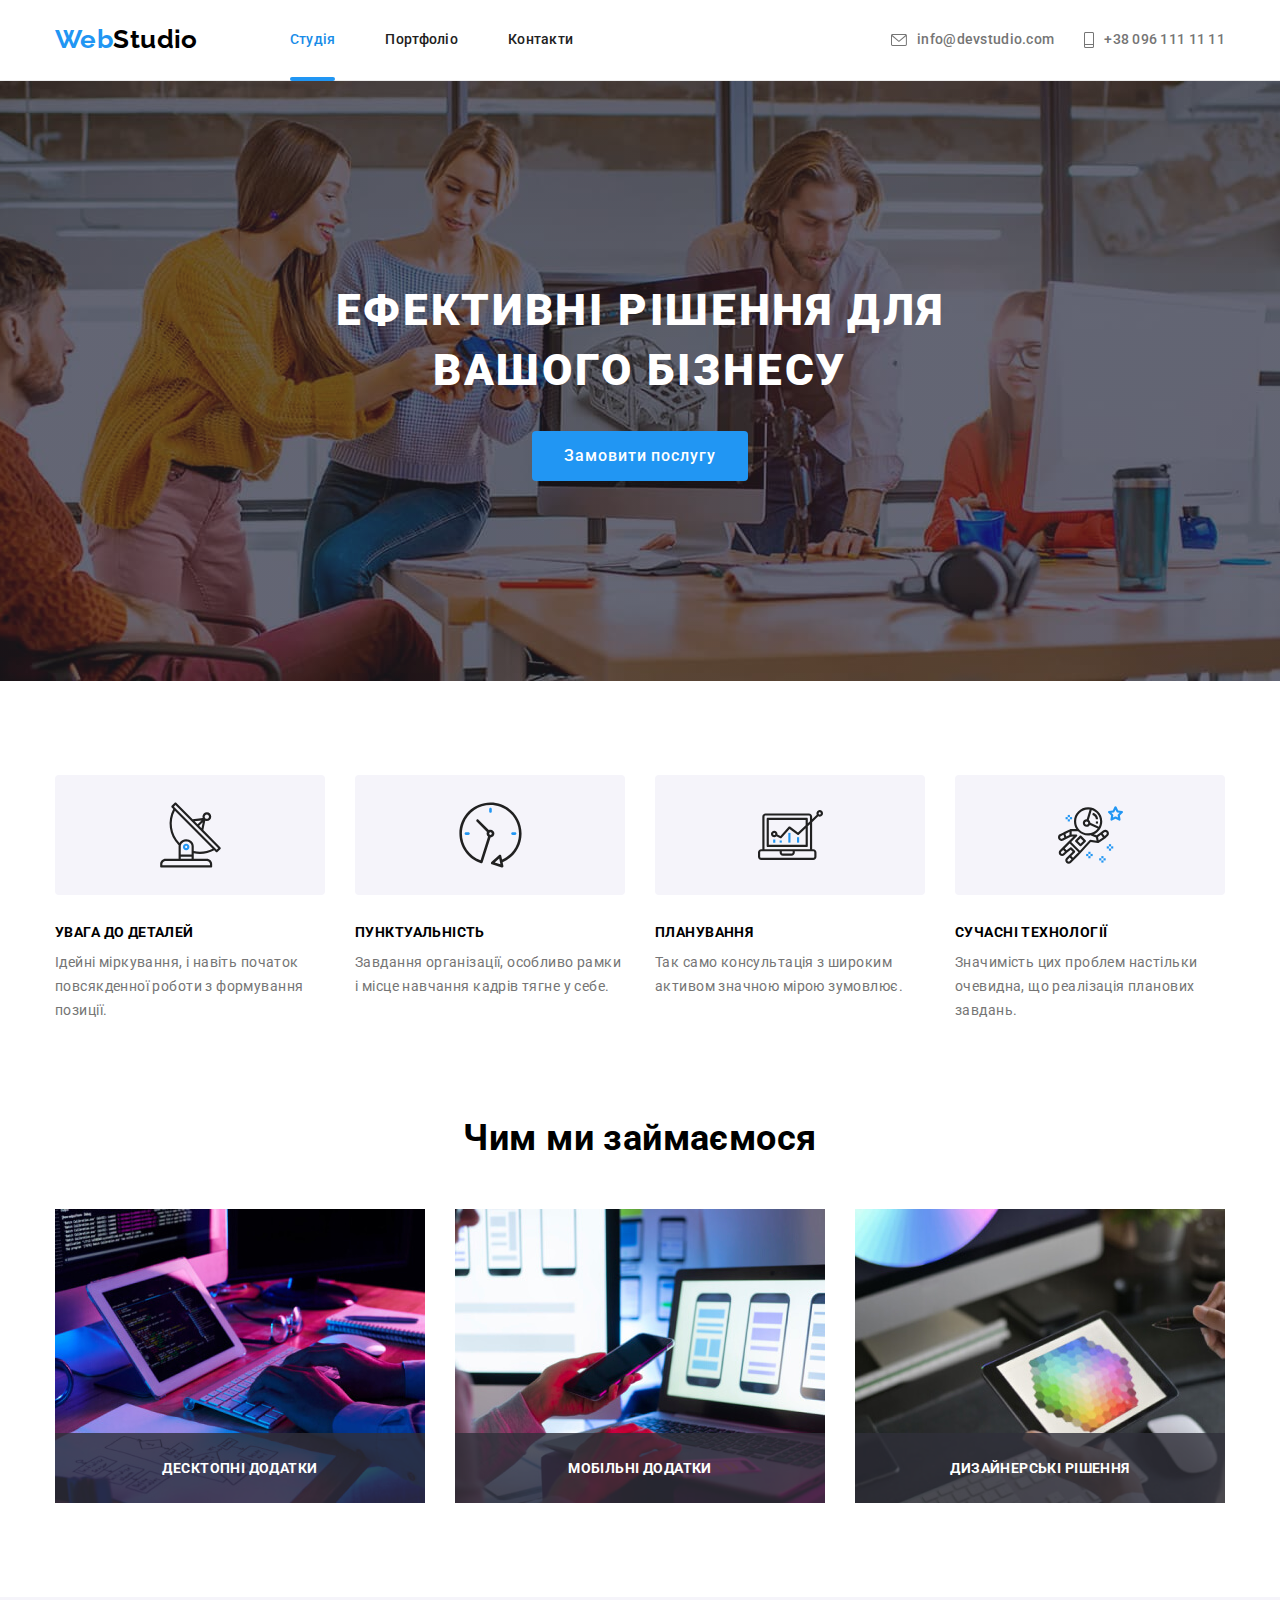
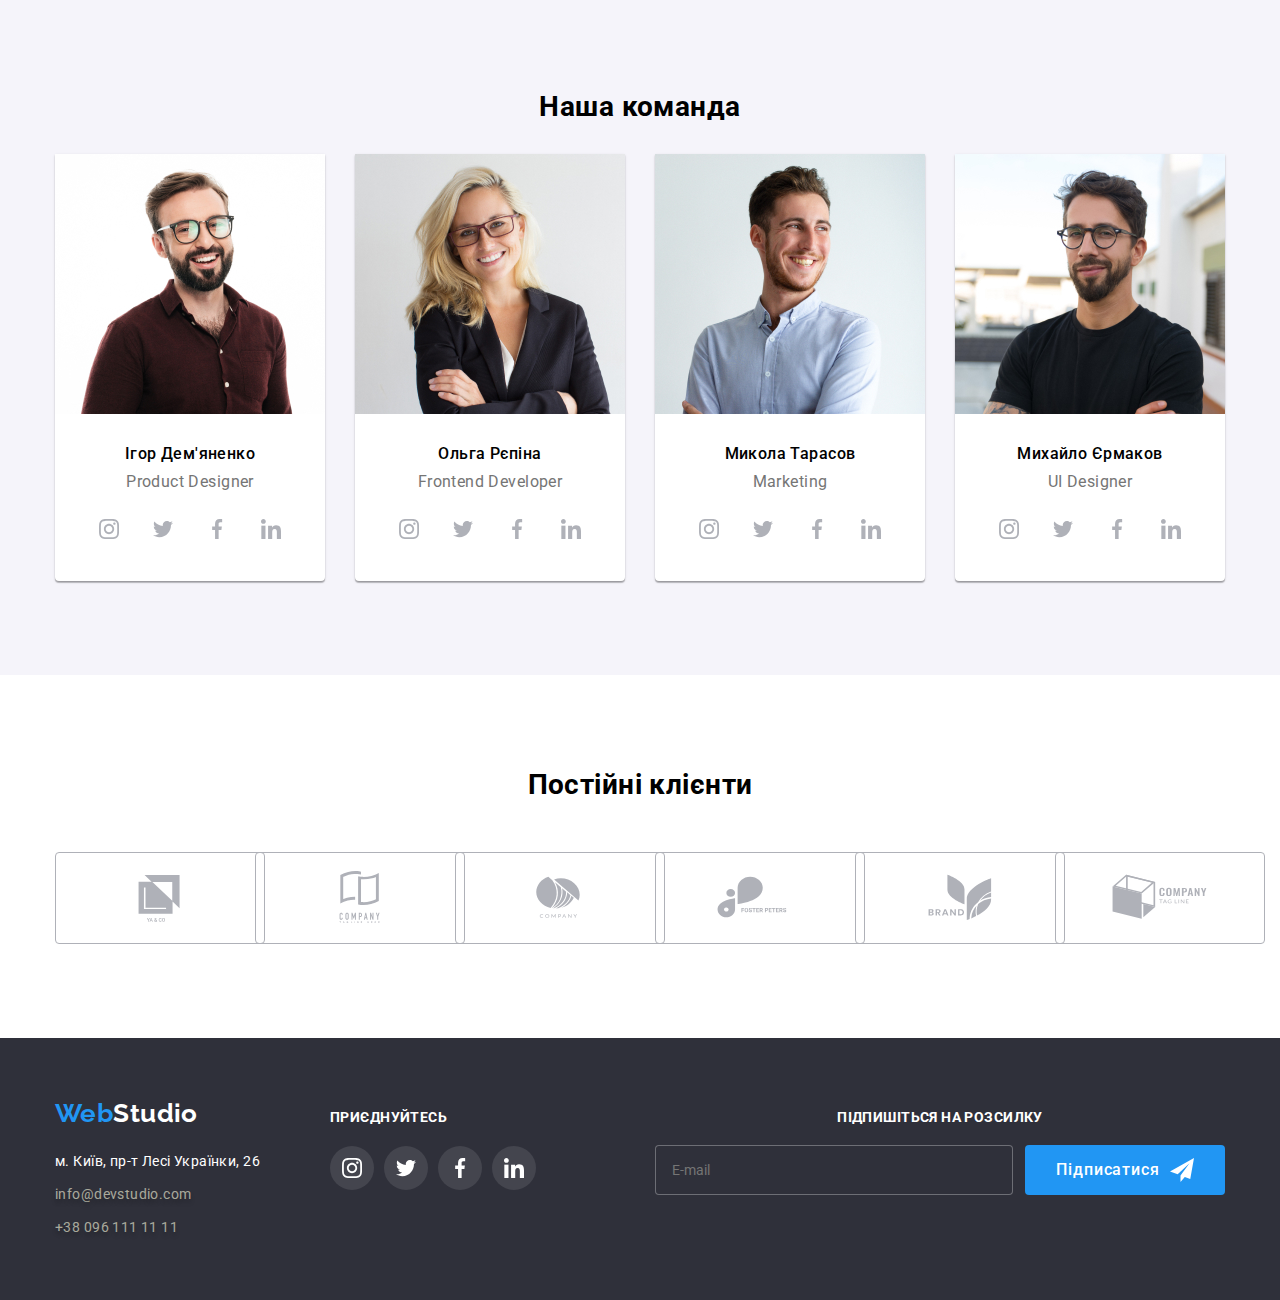
<file: index.html>
<!DOCTYPE html>
<html lang="uk">

<head>
    <meta charset="UTF-8">
    <meta http-equiv="X-UA-Compatible" content="IE=edge">
    <meta name="viewport" content="width=device-width, initial-scale=1.0">
    <title>WebStudio</title>
    <link rel="preconnect" href="https://fonts.googleapis.com">
    <link rel="preconnect" href="https://fonts.gstatic.com" crossorigin>
    <link href="https://fonts.googleapis.com/css2?family=Raleway:wght@700&family=Roboto:wght@400;500;700;900&display=swap"
        rel="stylesheet">
    <link rel="stylesheet" href="https://cdnjs.cloudflare.com/ajax/libs/modern-normalize/1.1.0/modern-normalize.min.css">
    <link rel="stylesheet" href="./css/main.min.css">
    
    
</head>

<body class="page">

    <!--========== Навігація сайту ==========-->

    <header class="page-header">
        <div class="container page-header__container">
            <nav class="page-nav">
                <a class="logo link page-nav__logo" href="/index.html"><span class="logo__img">Web</span><span class="logo__img-header">Studio</span></a>
        
                <ul class="menu list">
                    <li class="menu__items">
                        <a class="menu__link menu__link_current link" href="./index.html">Студія</a>
                    </li>
                    <li class="menu__items">
                        <a class="menu__link link" href="./portfolio.html">Портфоліо</a>
                    </li>
                    <li class="menu__items">
                        <a class="menu__link link" href="#Контакти">Контакти</a>
                    </li>
                </ul>
                <!-- <button type="button" class="menu-button is-open"  
                data-menu-open>
                    <svg
                        width="40px" 
                        height="40px"
                        aria-label="переключатель мобільного меню"
                        >
                        <use class="icon-cross" href="./images/sprite.svg#icon-burger"></use>
                        <use class="icon-burger" href="./images/sprite.svg#icon-close"></use>
                    </svg>
                </button> -->
                <button type="button" class="open-mobile-menu-btn" data-menu-open>
                    <svg class="open-mobile-menu-btn_icon">
                        <use href="./images/sprite.svg#icon-burger"></use>
                    </svg>
                </button>
            </nav>
           
            <ul class="contact list">
                <li class="contact__items">
                    <a class="contact__info link" href="mailto:info@devstudio.com">
                        <svg class="email-img" lang="eu" aria-label="email logo" width="16" height="12">
                            <use href="./images/sprite.svg#icon-envelope"></use>
                        </svg>info@devstudio.com</a
                    >
                </li>
                <li class="contact__items">
                    <a class="contact__info link contact-phone-number" href="tel:+380961111111">
                        <svg class="phone-img" lang="eu" aria-label="phone logo" width="10" height="16">
                            <use href="./images/sprite.svg#icon-Vector"></use>
                        </svg>+38 096 111 11 11</a
                    >
                </li>
            </ul>
        </div>
        <div class="mobile-menu .backdrop" data-menu>
            <div class="container mobile-menu__container ">
                <button class="mobile-menu__close-btn" data-menu-close>
                    <svg class="mobile-menu__close-icon">
                        <use href="./images/sprite.svg#icon-close"></use>
                    </svg>
                </button>
                <ul class="mobile-menu-nav list">
                    <li class="mobile-menu-nav__item link">
                        <a class="mobile-menu-nav__link menu__link_current link" href="./index.html">Студія</a></li>
                    <li class="mobile-menu-nav__item link">
                        <a class="mobile-menu-nav__link link" href="./portfolio.html">Портфоліо</a></li>
                    <li class="mobile-menu-nav__item link">
                        <a class="mobile-menu-nav__link link" href="">Контакти</a></li>
                </ul>

                <ul class="mobile-menu-contacts list">
                    <li class="mobile-menu-contacts__item">
                        <a href="tel:+38 096 111 11 11" class="mobile-menu-contacts__tel link">+38 096 111 11 11</a>
                    </li>
                    <li class="mobile-menu-contacts__item">
                        <a href="mailo:info@devstudio.com" class="mobile-menu-contatcts__mail link">info@devstudio.com</a>
                    </li>
                </ul>

                <ul class="mobile-menu-social-list list">
                    <li class="mobile-menu-social-list__item">
                        <a class="mobile-menu-social-list__link link" href="">Instagram</a>
                    </li>
                    <li class="mobile-menu-social-list__item">
                        <a class="mobile-menu-social-list__link link" href="">Twitter</a>
                    </li>
                    <li class="mobile-menu-social-list__item">
                        <a class="mobile-menu-social-list__link link" href="">Facebook</a>
                    </li>
                    <li class="mobile-menu-social-list__item">
                        <a class="mobile-menu-social-list__link link" href="">LinkedIn</a>
                    </li>
                </ul>
            </div>
        </div>
    </header>

    <main>

        <!--========== Герой ==========-->

        <section class="hero">
            <div class="container hero-container">
                <h1 class="hero__title">Ефективні рішення для вашого бізнесу</h1>
                <button class="model-open-btn" type="button" data-modal-open>Замовити послугу</button>
            </div>
        </section>

        <!--========== Переваги ==========-->

        <section class="benefits section" id="Наші_переваги"> 
            <div class="container">
                <h2 class="benefist__subtitle visually-hidden">Наші переваги</h2>
                <ul class="list benefits-info">
                    <li class="benefits-info__benefits-list">
                        <div class="benefits-info__detalis">
                            <svg class="benefits-list__icon--svg" lang="en" aria-label="antenna logo" width="65px" height="70px">
                                <use href="./images/sprite.svg#icon-antenna"></use>
                            </svg>
                        </div>
                        <h3 class="benefits-info__title">УВАГА ДО ДЕТАЛЕЙ</h3>
                        <p class="benefits-info__text">Ідейні міркування, і навіть початок повсякденної роботи з формування позиції.</p>
                    </li>

                    <li class="benefits-info__benefits-list">
                        <div class="benefits-info__detalis">
                            <svg class="benefits-list__icon--svg" lang="en" aria-label="clock logo" width="65px" height="70px">
                                <use href="./images/sprite.svg#icon-clock"></use>
                            </svg>
                        </div>
                        <h3 class="benefits-info__title">ПУНКТУАЛЬНІСТЬ</h3>
                        <p class="benefits-info__text">Завдання організації, особливо рамки і місце навчання кадрів тягне у себе.</p>
                    </li>

                    <li class="benefits-info__benefits-list">
                        <div class="benefits-info__detalis">
                            <svg class="benefits-list__icon--svg" lang="en" aria-label="diagram logo" width="65px" height="70px">
                                <use href="./images/sprite.svg#icon-diagram"></use>
                            </svg>
                        </div>
                        <h3 class="benefits-info__title">ПЛАНУВАННЯ</h3>
                        <p class="benefits-info__text">Так само консультація з широким активом значною мірою зумовлює.</p>
                    </li>

                    <li class="benefits-info__benefits-list">
                        <div class="benefits-info__detalis">
                            <svg class="benefits-list__icon--svg" lang="en" aria-label="astronaut logo" width="65px" height="70px">
                                <use href="./images/sprite.svg#icon-astronaut"></use>
                            </svg>
                        </div>
                        <h3 class="benefits-info__title">СУЧАСНІ ТЕХНОЛОГІЇ</h3>
                        <p class="benefits-info__text">Значимість цих проблем настільки очевидна, що реалізація планових завдань.</p>
                    </li>
                </ul>
            </div>
        </section>

        <!--============= Чим займаємося =============-->

        <section class="work section">
            <div class="container">
                <h2 class="work__title">Чим ми займаємося</h2>
                <ul class="list work-info">
                    <li class="work-class">
                        <div class="class-title">
                            <img src="./images/photo-main/foto1.jpg" alt="Друкує на лептопі" width="370">
                            <p class="class-title__text">ДЕСКТОПНІ ДОДАТКИ</p>
                        </div>
                    </li>
                    <li class="work-class">
                        <div class="class-title">
                            <img src="./images/photo-main/foto2.jpg" alt="Людина за компютером" width="370">
                            <p class="class-title__text">МОБІЛЬНІ ДОДАТКИ</p>
                        </div>
                    </li>
                    <li class="work-class">
                        <div class="class-title">
                            <img src="./images/photo-main/foto3.jpg" alt="Планшет та ручка" width="370">
                            <p class="class-title__text">ДИЗАЙНЕРСЬКІ РІШЕННЯ</p>
                        </div>
                    </li>
                </ul>
            </div>
        </section>

        <!--============= Наша команда =============-->

        <section class="team section">
            <div class="container">
                <h2 class="team__title">Наша команда</h2>
                    <ul class="list team-info">
                        <li class="team-info__person-info">
                            <picture>
                                <source srcset="./images/team/team-desctop1.webp 1x, ./images/team/team-desctop1.webp 2x" 
                                    media="(min-width: 1200px)"
                                    type="img/webp" />
                                <source srcset="./images/team/team-desctop1.jpg 1x, ./images/team/team-desctop1.jpg 2x" 
                                    media="(min-width: 1200px)"
                                    />
                                <source srcset="./images/team/team-tablet1.webp 1x, ./images/team/team-tablet1.webp 2x"
                                    media="(min-width: 768px)" 
                                     />
                                <source srcset="./images/team/team-tablet1.jpg 1x, ./images/team/team-tablet1.jpg 2x" 
                                    media="(min-width: 768px)"
                                    />
                                <source srcset="./images/team/team-mobile1.jpg 1x, ./images/team/team-mobile1.jpg 2x" 
                                    media="(max-width: 767px)"
                                    />
                                <source srcset="./images/team/team-mobile1.jpg 1x, ./images/team/team-mobile1.jpg 2x" 
                                    media="(max-width: 767px)"
                                    />

                                <img class="team-img" src="./images/team/team-mobile1.jpg" alt="Ігор Дем'яненко член команди">
                            </picture>
                            <div class="team-descr">
                                <h3 class="team-descr__name-person">Ігор Дем'яненко</h3>
                                <p class="team-descr__proffession-person">Product Designer</p>
                            
                                <ul class="social-list list">
                                    <li class="social-list__social-items">
                                        <a class="social-list__social-link" href="">
                                            <svg class="links-list__social-icon--fill" width="20px" height="20px">
                                                <use href="./images/sprite.svg#icon-instagram"> 
                                                </use>
                                            </svg>
                                        </a>
                                    </li>
                                    <li class="social-list__social-items">
                                        <a class="social-list__social-link" href="">
                                            <svg class="links-list__social-icon--fill" width="20px" height="20px">
                                                <use href="./images/sprite.svg#icon-twitter">
                                                </use>
                                            </svg>
                                        </a>
                                    </li>
                                    <li class="social-list__social-items">
                                        <a class="social-list__social-link" href="">
                                            <svg class="links-list__social-icon--fill" width="20px" height="20px">
                                                <use href="./images/sprite.svg#icon-facebook">
                                                </use>
                                            </svg>
                                        </a>
                                    </li>
                                    <li class="social-list__social-items">
                                        <a class="social-list__social-link" href="">
                                            <svg class="links-list__social-icon--fill" width="20px" height="20px">
                                                <use href="./images/sprite.svg#icon-linkedin">
                                                </use>
                                            </svg>
                                        </a>
                                    </li>
                                </ul>
                            </div>
                        </li>
                        <li class="team-info__person-info">
                            <picture>
                                <source srcset="./images/team/team-desctop2.webp 1x, ./images/team/team-desctop2.webp 2x"
                                    media="(min-width: 1200px)" 
                                    type="img/webp" />
                                <source srcset="./images/team/team-desctop2.jpg 1x, ./images/team/team-desctop2.jpg 2x"
                                    media="(min-width: 1200px)" />
                                <source srcset="./images/team/team-tablet2.webp 1x, ./images/team/team-tablet2.webp 2x" 
                                    media="(min-width: 768px)"
                                    />
                                <source srcset="./images/team/team-tablet2.jpg 1x, ./images/team/team-tablet2.jpg 2x" 
                                    media="(min-width: 768px)" />
                                <source srcset="./images/team/team-mobile2.jpg 1x, ./images/team/team-mobile2.jpg 2x" 
                                    media="(max-width: 767px)"
                                    />
                                <source srcset="./images/team/team-mobile2.jpg 1x, ./images/team/team-mobile2.jpg 2x" 
                                    media="(max-width: 767px)" 
                                    />
                                <img class="team-img" src="./images/team/team-mobile2.jpg" alt="Ольга Рєпіна член команди">
                            </picture>
                                <div class="team-descr">
                                    <h3 class="team-descr__name-person">Ольга Рєпіна</h3>
                                    <p class="team-descr__proffession-person">Frontend Developer</p>
                                
                                    <ul class="social-list list">
                                        <li class="social-list__social-item">
                                            <a class="social-list__social-link" href="">
                                                <svg class="links-list__social-icon--fill" width="20px" height="20px">
                                                    <use href="./images/sprite.svg#icon-instagram">
                                                    </use>
                                                </svg>
                                            </a>
                                        </li>
                                        <li class="social-list__social-items">
                                            <a class="social-list__social-link" href="">
                                                <svg class="links-list__social-icon--fill" width="20px" height="20px">
                                                    <use href="./images/sprite.svg#icon-twitter">
                                                    </use>
                                                </svg>
                                            </a>
                                        </li>
                                        <li class="social-list__social-items">
                                            <a class="social-list__social-link" href="">
                                                <svg class="links-list__social-icon--fill" width="20px" height="20px">
                                                    <use href="./images/sprite.svg#icon-facebook">
                                                    </use>
                                                </svg>
                                            </a>
                                        </li>
                                        <li class="social-list__social-items">
                                            <a class="social-list__social-link" href="">
                                                <svg class="links-list__social-icon--fill" width="20px" height="20px">
                                                    <use href="./images/sprite.svg#icon-linkedin">
                                                    </use>
                                                </svg>
                                            </a>
                                        </li>
                                    </ul>
                                </div>
                        </li>
                        <li class="team-info__person-info">
                            <picture>
                                <source srcset="./images/team/team-desctop3.webp 1x, ./images/team/team-desctop3.webp 2x"
                                    media="(min-width: 1200px)" 
                                    type="img/webp" />
                                <source srcset="./images/team/team-desctop3.jpg 1x, ./images/team/team-desctop3.jpg 2x"
                                    media="(min-width: 1200px)" />
                                <source srcset="./images/team/team-tablet3.webp 1x, ./images/team/team-tablet3.webp 2x" 
                                    media="(min-width: 768px)"
                                    />
                                <source srcset="./images/team/team-tablet3.jpg 1x, ./images/team/team-tablet3.jpg 2x" 
                                    media="(min-width: 768px)" />
                                <source srcset="./images/team/team-mobile3.jpg 1x, ./images/team/team-mobile3.jpg 2x" 
                                    media="(max-width: 767px)"
                                    />
                                <source srcset="./images/team/team-mobile3.jpg 1x, ./images/team/team-mobile3.jpg 2x" 
                                    media="(max-width: 767px)" />
                            
                                <img class="team-img" src="./images/team/team-mobile3.jpg" alt="Микола Тарасов член команди">
                            </picture>
                                <div class="team-descr">
                                    <h3 class="team-descr__name-person">Микола Тарасов</h3>
                                    <p class="team-descr__proffession-person">Marketing</p>
                                
                                    <ul class="social-list list">
                                        <li class="social-list__social-item">
                                            <a class="social-list__social-link" href="">
                                                <svg class="links-list__social-icon--fill" width="20px" height="20px">
                                                    <use href="./images/sprite.svg#icon-instagram">
                                                    </use>
                                                </svg>
                                            </a>
                                        </li>
                                        <li class="social-list__social-items">
                                            <a class="social-list__social-link" href="">
                                                <svg class="links-list__social-icon--fill" width="20px" height="20px">
                                                    <use href="./images/sprite.svg#icon-twitter">
                                                    </use>
                                                </svg>
                                            </a>
                                        </li>
                                        <li class="social-items">
                                            <a class="social-list__social-link" href="">
                                                <svg class="links-list__social-icon--fill" width="20px" height="20px">
                                                    <use href="./images/sprite.svg#icon-facebook">
                                                    </use>
                                                </svg>
                                            </a>
                                        </li>
                                        <li class="social-items">
                                            <a class="social-list__social-link" href="">
                                                <svg class="links-list__social-icon--fill" width="20px" height="20px">
                                                    <use href="./images/sprite.svg#icon-linkedin">
                                                    </use>
                                                </svg>
                                            </a>
                                        </li>
                                    </ul>
                                </div>
                        </li>
                        <li class="team-info__person-info">
                            <picture>
                                <source srcset="./images/team/team-desctop4.webp 1x, ./images/team/team-desctop4.webp 2x"
                                    media="(min-width: 1200px)" 
                                    type="img/webp" />
                                <source srcset="./images/team/team-desctop4.jpg 1x, ./images/team/team-desctop4.jpg 2x"
                                    media="(min-width: 1200px)" />
                                <source srcset="./images/team/team-tablet4.webp 1x, ./images/team/team-tablet4.webp 2x" 
                                    media="(min-width: 768px)"
                                    />
                                <source srcset="./images/team/team-tablet4.jpg 1x, ./images/team/team-tablet4.jpg 2x" 
                                    media="(min-width: 768px)" />
                                <source srcset="./images/team/team-mobile4.jpg 1x, ./images/team/team-mobile4.jpg 2x" 
                                    media="(max-width: 767px)"
                                    />
                                <source srcset="./images/team/team-mobile4.jpg 1x, ./images/team/team-mobile4.jpg 2x" 
                                    media="(max-width: 767px)" />
                            
                                <img class="team-img" src="./images/team/team-mobile4.jpg" alt="Михайло Єрмаков член команди">
                            </picture>
                                <div class="team-descr">
                                    <h3 class="team-descr__name-person">Михайло Єрмаков</h3>
                                    <p class="team-descr__proffession-person">UI Designer</p>
                                
                                    <ul class="social-list list">
                                        <li class="social-list__social-item">
                                            <a class="social-list__social-link" href="#">
                                                <svg class="links-list__social-icon--fill" width="20px" height="20px">
                                                    <use href="./images/sprite.svg#icon-instagram">
                                                    </use>
                                                </svg>
                                            </a>
                                        </li>
                                        <li class="social-list__social-items">
                                            <a class="social-list__social-link" href="#">
                                                <svg class="links-list__social-icon--fill" width="20px" height="20px">
                                                    <use href="./images/sprite.svg#icon-twitter">
                                                    </use>
                                                </svg>
                                            </a>
                                        </li>
                                        <li class="social-list__social-items">
                                            <a class="social-list__social-link" href="#">
                                                <svg class="links-list__social-icon--fill" width="20px" height="20px">
                                                    <use href="./images/sprite.svg#icon-facebook">
                                                    </use>
                                                </svg>
                                            </a>
                                        </li>
                                        <li class="social-list__social-items">
                                            <a class="social-list__social-link" href="#" >
                                                <svg class="links-list__social-icon--fill" width="20px" height="20px">
                                                    <use href="./images/sprite.svg#icon-linkedin">
                                                    </use>
                                                </svg>
                                            </a>
                                        </li>
                                    </ul>
                                </div>
                        </li>
                    </ul>
            </div>
        </section>

            <!--============= Наші клієнти =============-->

        <section class="section client">
            <div class="container">
                <h2 class="client__hero">Постійні клієнти</h2>
                <ul class="client-list list">
                    <li class="client-list__client-items">
                        <a class="client-list__client-link" href="#">
                            <svg class="client-list__client-logo" width="160px" height="60px">
                                <use href="./images/sprite.svg#icon-Logo"></use>
                            </svg>
                        </a>
                    </li>
                    <li class="client-list__client-items">
                        <a class="client-list__client-link" href="#">
                            <svg class="client-list__client-logo" lang="en" aria-label="client logo" width="160px" height="60px">
                                <use href="./images/sprite.svg#icon-Logo-1"></use>
                            </svg>
                        </a>
                    </li>
                    <li class="client-list__client-items">
                        <a class="client-list__client-link" href="#">
                            <svg class="client-list__client-logo" lang="en" aria-label="client logo" width="160px" height="60px">
                                <use href="./images/sprite.svg#icon-Logo-2"></use>
                            </svg>
                        </a>
                    </li>
                    <li class="client-list__client-items">
                        <a class="client-list__client-link" href="#">
                            <svg class="client-list__client-logo" lang="en" aria-label="client logo" width="160px" height="60px">
                                <use href="./images/sprite.svg#icon-Logo-3"></use>
                            </svg>
                        </a>
                    </li>
                    <li class="client-list__client-items">
                        <a class="client-list__client-link" href="#">
                            <svg class="client-list__client-logo" lang="en" aria-label="client logo" width="160px" height="60px">
                                <use href="./images/sprite.svg#icon-Logo-4"></use>
                            </svg>
                        </a>
                    </li>
                    <li class="client-list__client-items">
                        <a href="#" class="client-list__client-link">
                            <svg class="client-list__client-logo" lang="en" aria-label="client logo" width="160px" height="60px">
                                <use href="./images/sprite.svg#icon-Logo-5"></use>
                            </svg>
                        </a>
                    </li>
                </ul>
            </div>
        </section>
    </main>
        
    <!--============= Футер =============-->

    <footer class="footer" id="Контакти">
        <div class="all-footer container">
            <div class="footer-tablet">
                <div class="container-footer">
                    <a class="link logo-footer" href="./index.html"><span class="logo-footer__img-first">Web</span><span
                            class="logo-footer__img-second">Studio</span>
                    </a>
                    <address class="addres">
                        <ul class="list addres-list">
                            <li class="addres-list__adress-info">
                                <a class="addres-list__contact-addres link"
                                    href="https://www.google.com/maps/d/u/0/viewer?mid=10uSM3H-mIU3GznYo2szRIEphczw&hl=en_US&ll=50.42725352504822%2C30.537984711639403&z=17"
                                    target="_blank" rel="noreferer noopener nofollow">м. Київ, пр-т Лесі Українки, 26 </a>
                            </li>
                            <li class="addres-list__adress-info">
                                <a class="addres-list__contact-list link contact-email"
                                    href="mailto:info@devstudio.com">info@devstudio.com</a>
                            </li>
                            <li class="addres-list__adress-info">
                                <a class="addres-list__contact-list link contact-phone" href="tel:+380961111111">+38 096 111 11 11</a>
                            </li>
                        </ul>
                    </address>
                </div>
                
                <div class=" social-footer">
                    <p class="social-footer__connection">приєднуйтесь</p>
                    <ul class="social-footer-list list">
                        <li class="social-footer-list__social-item">
                            <a class="social-footer-list__social-link-footer" href="#">
                                <svg class="social-footer-list__social-icons-footer" lang="en" aria-label="instagram logo" width="20px"
                                    height="20px">
                                    <use href="./images/sprite.svg#icon-instagram">
                                    </use>
                                </svg>
                            </a>
                        </li>
                        <li class="social-footer-list__social-items">
                            <a class="social-footer-list__social-link-footer" href="#">
                                <svg class="social-footer-list__social-icons-footer" lang="en" aria-label="twitter logo" width="20px"
                                    height="20px">
                                    <use href="./images/sprite.svg#icon-twitter">
                                    </use>
                                </svg>
                            </a>
                        </li>
                        <li class="social-footer-list__social-items">
                            <a class="social-footer-list__social-link-footer" href="#">
                                <svg class="social-footer-list__social-icons-footer" lang="en" aria-label="facebook logo" width="20px"
                                    height="20px">
                                    <use href="./images/sprite.svg#icon-facebook">
                                    </use>
                                </svg>
                            </a>
                        </li>
                        <li class="social-footer-list__social-items">
                            <a class="social-footer-list__social-link-footer" href="#">
                                <svg class="social-footer-list__social-icons-footer" lang="en" aria-label="linkedin logo" width="20px"
                                    height="20px">
                                    <use href="./images/sprite.svg#icon-linkedin">
                                    </use>
                                </svg>
                            </a>
                        </li>
                    </ul>
                </div>
            </div>

            <div class="footer-subscription">
                <b class="subscription__footer-form-descr">ПІДПИШІТЬСЯ НА РОЗСИЛКУ</b>
                <form class="subscription">
                    <label class="footer-form__footer-lable">
                        <input class="footer-form__footer-input-email" type="email" name="Email" placeholder="E-mail" pattern="[a-z0-9._%+-]+@[a-z0-9.-]+\.[a-z]{2,}$">
                            <button type="submit" class="footer-modal-btn">Підписатися<svg class="footer-icon" width="24px" height="24px">
                            <use href="./images/sprite.svg#icon-send"></use>
                            </svg>
                            </button>  
                        </label>
                </form>
            </div>
        </div>
    </footer>
    
    <div class="backdrop is-hidden" data-modal>
        <div class="modal">
            <button type="button" class="modal-close-btn" data-modal-close>
            <svg class="modal-close-icon" width="18px" height="18px" >
            <use href="./images/sprite.svg#icon-close"></use>
            </svg>
            </button>
            <p class="modal-form-title">Залиште свої дані, ми вам передзвонимо</p>
            <form class="modal-form">
                <label class="modal-form__modal-form-field">
                    <span class="modal-form__form-field-desc">Ім'я</span>
                    <span class="modal-form__form-input-wrapper">
                        <input type="text" class="modal-form__form-input" pattern="[a-zA-Zа-яА-ЯіІїЇ]+" name="user_name" >
                        <svg class="modal-form__form-icon" width="18px" height="18px">
                            <use href="./images/sprite.svg#icon-person-black"></use>
                        </svg>
                    </span>
                </label>
                <label class="modal-form__modal-form-field">
                    <span class="modal-form__form-field-desc">Телфон</span>
                    <span class="modal-form__form-input-wrapper">
                        <input type="tel" class="modal-form__form-input" pattern="[0-9]{3}-[0-9]{3}-[0-9]{2}-[0-9]{2}" title="xxx-xxx-xx-xx" name="user_phone"  >
                        <svg class="modal-form__form-icon" width="18px" height="18px">
                            <use href="./images/sprite.svg#icon-phone-black"></use>
                        </svg>
                    </span>
                </label>
                <label class="modal-form__modal-form-field">
                    <span class="modal-form__form-field-desc">Пошта</span>
                    <span class="modal-form__form-input-wrapper">
                        <input type="email" class="modal-form__form-input" name="user_email" pattern="[a-z0-9._%+-]+@[a-z0-9.-]+\.[a-z]{2,}$">
                        <svg class="modal-form__form-icon" width="18px" height="18px">
                            <use href="./images/sprite.svg#icon-email-black"></use>
                        </svg>
                    </span>
                </label>
                <label class="modal-form__modal-form-field modal-form-comment">
                    <span class="modal-form__form-field-desc">Коментар</span>
                    <textarea name="modal-form__user_message" class="modal-form-message" placeholder="Введіть текст"></textarea>
                </label>
                <label class="model-form-check-field">
                    <input type="checkbox" class="modal-form-check" name="user_policy" required>
                    <svg class="modal-form-own-checkbox">
                        <use class="modal-form-own-checkbox-icon" href="./images/sprite.svg#icon-check"></use>
                    </svg>
                    <p class="checkbox-text">
                        Погоджуюся з розсилкою та приймаю &nbsp; <a class="modal-form-contract" href="">Умови договору</a>
                    </p>
                </label>
                <button type="submit" class="modal-form-submit">Відправити</button>
            </form>
        </div>
    </div>
    
    <script src="./js/modal.js"></script>
    <script src="./js/menu.js"></script>

</body>


</html>
</file>
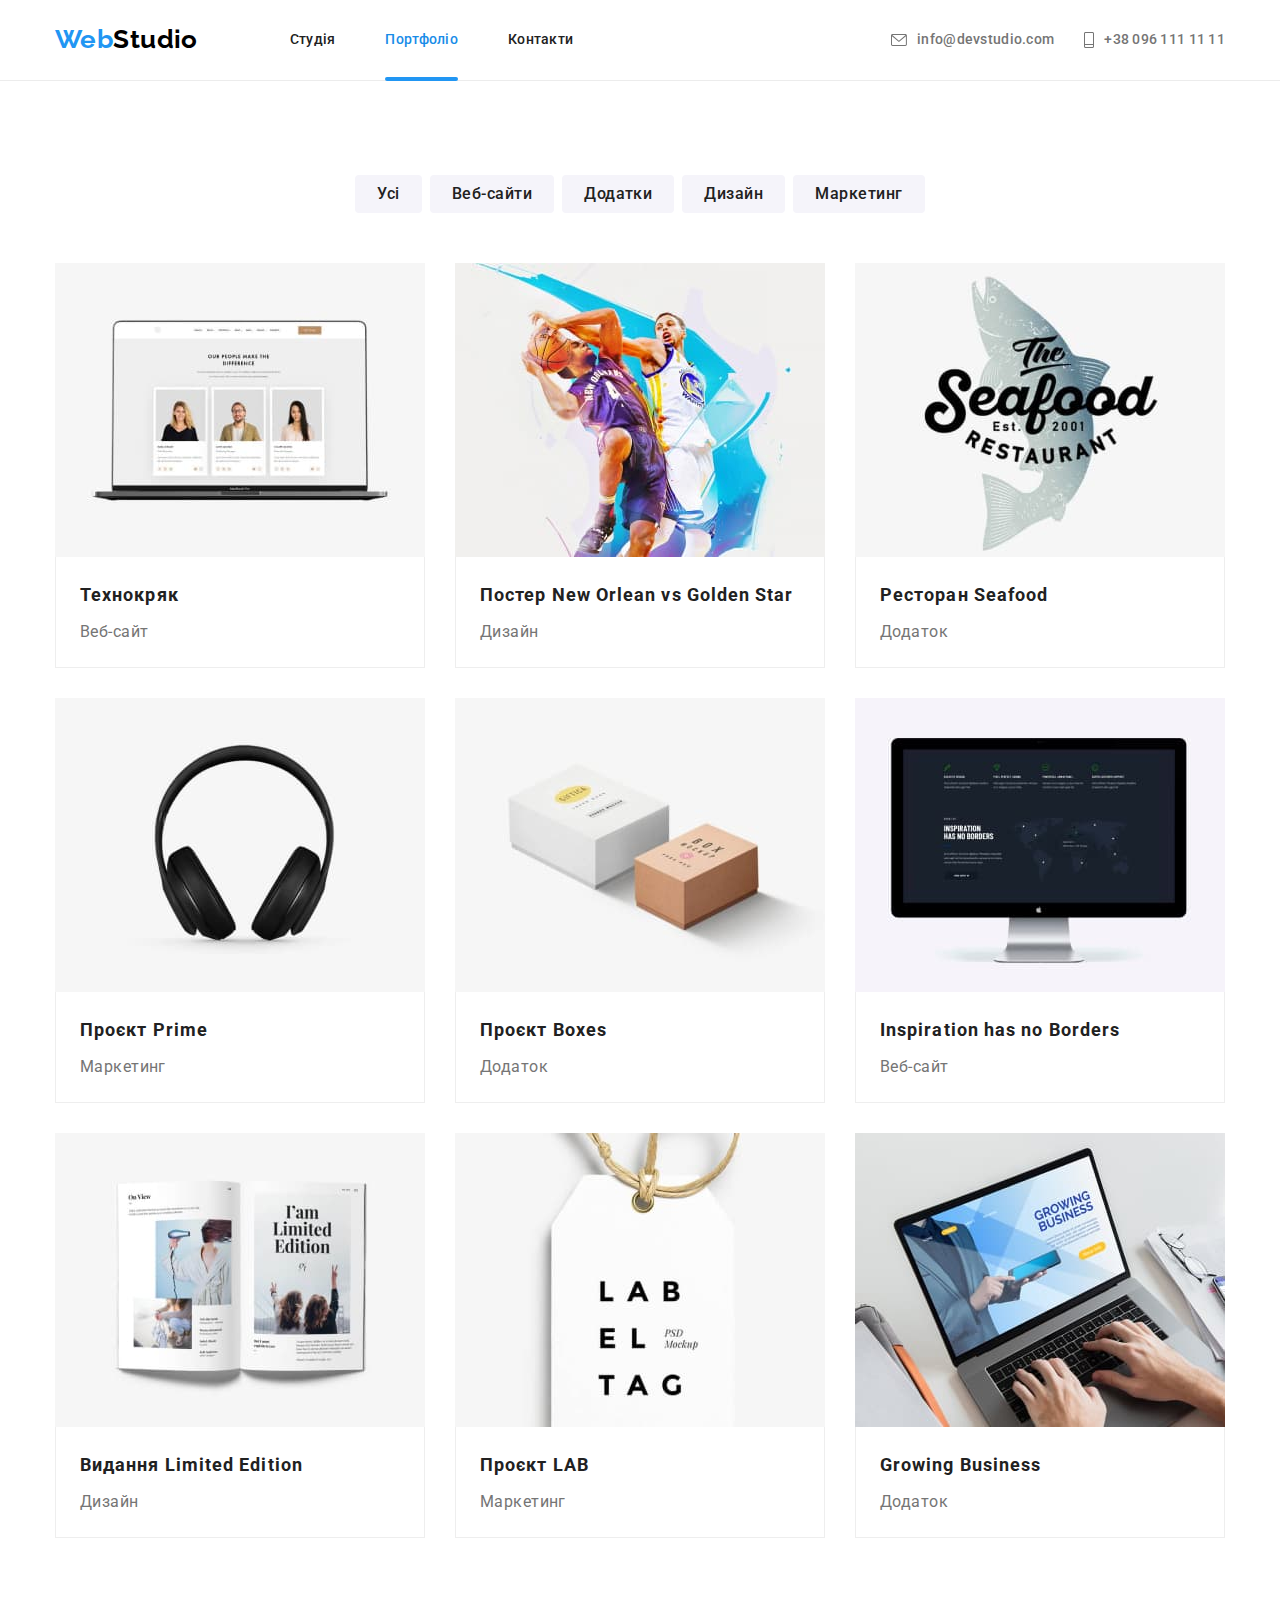
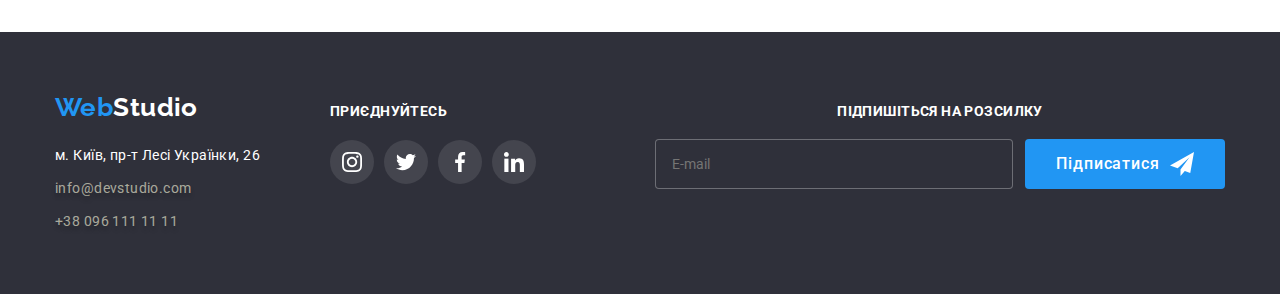
<file: portfolio.html>
<!DOCTYPE html>
<html lang="uk">

<head>
    <meta charset="UTF-8">
    <meta http-equiv="X-UA-Compatible" content="IE=edge">
    <meta name="viewport" content="width=device-width, initial-scale=1.0">
    <title>WebStudio</title>
    <link rel="preconnect" href="https://fonts.googleapis.com">
    <link rel="preconnect" href="https://fonts.gstatic.com" crossorigin>
    <link href="https://fonts.googleapis.com/css2?family=Raleway:wght@700&family=Roboto:wght@400;500;700;900&display=swap"
        rel="stylesheet">
    <link rel="stylesheet" href="https://cdnjs.cloudflare.com/ajax/libs/modern-normalize/1.1.0/modern-normalize.min.css" />
    <link rel="stylesheet" href="./css/portfolio.min.css" />
</head>

<body class="page">

    <header class="page-header">
        <div class="container page-header-container">
            <nav class="page-nav">
                <a class="logo link page-nav__logo" href="/index.html"><span class="logo__img">Web</span><span
                        class="logo__img-header">Studio</span></a>
    
                <ul class="menu list">
                    <li class="menu__items">
                        <a class="menu__link link" href="./index.html">Студія</a>
                    </li>
                    <li class="menu__items">
                        <a class="menu__link menu__link_current link" href="./portfolio.html">Портфоліо</a>
                    </li>
                    <li class="menu__items">
                        <a class="menu__link link" href="#Контакти">Контакти</a>
                    </li>
                </ul>
            </nav>
            <ul class="contact list">
                <li class="contact__items">
                    <a class="contact__info link" href="mailto:info@devstudio.com">
                        <svg class="email-img" lang="eu" aria-label="email logo" width="16" height="12">
                            <use href="./images/sprite.svg#icon-envelope"></use>
                        </svg>info@devstudio.com</a>
                </li>
                <li class="contact__items">
                    <a class="contact__info link contact-phone-number" href="tel:+380961111111">
                        <svg class="phone-img" lang="eu" aria-label="phone logo" width="10" height="16">
                            <use href="./images/sprite.svg#icon-Vector"></use>
                        </svg>+38 096 111 11 11</a>
                </li>
            </ul>
        </div>
    </header>

    <main>
        <section class="portfolio-info section">
            <div class="service-nav container">
                <h1 class="service-nav__main visually-hidden" id="Портфоліо">Наші роботи</h1>
                <ul class="service-nav__portfolio list">
                    <li services-nav__item>
                        <button class="portfolio-title" type="button">Усі</button></li>
                    <li services-nav__item>
                        <button class="portfolio-title" type="button">Веб-сайти</button></li>
                    <li services-nav__item>
                        <button class="portfolio-title" type="button">Додатки</button></li>
                    <li services-nav__item>
                        <button class="portfolio-title" type="button">Дизайн</button></li>
                    <li services-nav__item>
                        <button class="portfolio-title" type="button">Маркетинг</button></li>
                </ul>

                <ul class="list portfolio-items">
                    <li class="portfolio-items__card">
                        <a class="link card-link" href="#">
                            <div class="list-img-card">
                                <img src="./images/works/work1.jpg" alt="лептоп">
                                <p class="list-img-card__overlay">Ресурс пропонує комплексні пропозиції з різним рівнем функціоналу та сервісів. Все це дозволить
                                    відвідувачу отримати
                                    вичерпні відомості про компанію чи приватну особу.</p>
                            </div>
                            <div class="portfolio-descr">
                                <h2 class="portfolio-descr__work-name">Технокряк</h2>
                                <p class="portfolio-descr__work-descr">Веб-сайт</p>
                            </div>
                        </a>
                    </li>
                    <li class="portfolio-card">
                        <a class="link card-link" href="#">
                            <div class="list-img-card">
                                <img src="./images/works/work2.jpg" alt="два_баскетболіста">
                                <p class="list-img-card__overlay">Ресурс пропонує комплексні пропозиції з різним рівнем функціоналу та сервісів. Все це дозволить
                                    відвідувачу отримати
                                    вичерпні відомості про компанію чи приватну особу.</p>
                            </div>
                            <div class="portfolio-descr">
                                <h2 class="portfolio-descr__work-name">Постер New Orlean vs Golden Star</h2>
                                <p class="portfolio-descr__work-descr">Дизайн</p>
                            </div>
                        </a>
                    </li>
                    <li class="portfolio-card">
                        <a class="link card-link" href="#">
                            <div class="list-img-card">
                                <img src="./images/works/work3.jpg" alt="лого_рибний_ресторан">
                                <p class="list-img-card__overlay">Ресурс пропонує комплексні пропозиції з різним рівнем функціоналу та сервісів. Все це дозволить
                                    відвідувачу отримати
                                    вичерпні відомості про компанію чи приватну особу.</p>
                            </div>
                            <div class="portfolio-descr">
                                <h2 class="portfolio-descr__work-name">Ресторан Seafood</h2>
                                <p class="portfolio-descr__work-descr">Додаток</p>
                            </div>
                        </a>
                    </li>
                    <li class="portfolio-card">
                        <a class="link card-link" href="#">
                            <div class="list-img-card">
                                <img src="./images/works/work4.jpg" alt="науники">
                                <p class="list-img-card__overlay">Ресурс пропонує комплексні пропозиції з різним рівнем функціоналу та сервісів. Все це дозволить
                                    відвідувачу отримати
                                    вичерпні відомості про компанію чи приватну особу.</p>
                            </div>
                            <div class="portfolio-descr">
                                <h2 class="portfolio-descr__work-name">Проєкт Prime</h2>
                                <p class="portfolio-descr__work-descr">Маркетинг</p>
                            </div>
                        </a>
                    </li>
                    <li class="portfolio-card">
                        <a class="link card-link" href="#">
                            <div class="list-img-card">
                                <img src="./images/works/work5.jpg" alt="дві_коробки">
                                <p class="list-img-card__overlay">Ресурс пропонує комплексні пропозиції з різним рівнем функціоналу та сервісів. Все це дозволить
                                    відвідувачу отримати
                                    вичерпні відомості про компанію чи приватну особу.</p>
                            </div>
                            <div class="portfolio-descr">
                                <h2 class="portfolio-descr__work-name">Проєкт Boxes</h2>
                                <p class="portfolio-descr__work-descr">Додаток</p>
                            </div>
                        </a>
                    </li>
                    <li class="portfolio-card">
                        <a class="link card-link" href="#">
                            <div class="list-img-card">
                                <img src="./images/works/work6.jpg" alt="монітор">
                                <p class="list-img-card__overlay">Ресурс пропонує комплексні пропозиції з різним рівнем функціоналу та сервісів. Все це дозволить
                                    відвідувачу отримати
                                    вичерпні відомості про компанію чи приватну особу.</p>
                            </div>
                            <div class="portfolio-descr">
                                <h2 class="portfolio-descr__work-name">Inspiration has no Borders</h2>
                                <p class="portfolio-descr__work-descr">Веб-сайт</p>
                            </div>
                        </a>
                    </li>
                    <li class="portfolio-card">
                        <a class="link card-link" href="#">
                            <div class="list-img-card">
                                <img src="./images/works/work7.jpg" alt="книжка">
                                <p class="list-img-card__overlay">Ресурс пропонує комплексні пропозиції з різним рівнем функціоналу та сервісів. Все це дозволить
                                    відвідувачу отримати
                                    вичерпні відомості про компанію чи приватну особу.</p>
                            </div>
                            <div class="portfolio-descr">
                                <h2 class="portfolio-descr__work-name">Видання Limited Edition</h2>
                                <p class="portfolio-descr__work-descr">Дизайн</p>
                            </div>
                        </a>
                    </li>
                    <li class="portfolio-card">
                        <a class="link card-link" href="#">
                            <div class="list-img-card">
                                <img src="./images/works/work8.jpg" alt="бірка">
                                <p class="list-img-card__overlay">Ресурс пропонує комплексні пропозиції з різним рівнем функціоналу та сервісів. Все це дозволить
                                    відвідувачу отримати
                                    вичерпні відомості про компанію чи приватну особу.</p>
                            </div>
                            <div class="portfolio-descr">
                                <h2 class="portfolio-descr__work-name">Проєкт LAB</h2>
                                <p class="portfolio-descr__work-descr">Маркетинг</p>
                            </div>
                        </a>
                    </li>
                    <li class="portfolio-card">
                        <a class="link card-link" href="#">
                            <div class="list-img-card">
                                <img src="./images/works/work9.jpg" alt="друкує_на_лептопі">
                                <p class="list-img-card__overlay">Ресурс пропонує комплексні пропозиції з різним рівнем функціоналу та сервісів. Все це дозволить
                                    відвідувачу отримати
                                    вичерпні відомості про компанію чи приватну особу.</p>
                            </div>
                            <div class="portfolio-descr">
                                <h2 class="portfolio-descr__work-name">Growing Business</h2>
                                <p class="portfolio-descr__work-descr">Додаток</p>
                            </div>
                        </a>
                    </li>
                </ul>
            </div>
        </section>
    </main>
    <footer class="footer" id="Контакти">
        <div class="all-footer container">
            <div class="container-footer">
                <a class="link logo-footer" href="./index.html"><span class="logo-footer__img-first">Web</span><span
                        class="logo-footer__img-second">Studio</span>
                </a>
                <address class="addres">
                    <ul class="list addres-list">
                        <li class="addres-list__adress-info">
                            <a class="addres-list__contact-addres link"
                                href="https://www.google.com/maps/d/u/0/viewer?mid=10uSM3H-mIU3GznYo2szRIEphczw&hl=en_US&ll=50.42725352504822%2C30.537984711639403&z=17"
                                target="_blank" rel="noreferer noopener nofollow">м. Київ, пр-т Лесі Українки, 26 </a>
                        </li>
                        <li class="addres-list__adress-info">
                            <a class="addres-list__contact-list link contact-email"
                                href="mailto:info@devstudio.com">info@devstudio.com</a>
                        </li>
                        <li class="addres-list__adress-info">
                            <a class="addres-list__contact-list link contact-phone" href="tel:+380961111111">+38 096 111 11
                                11</a>
                        </li>
                    </ul>
                </address>
            </div>
    
            <div class=" social-footer">
                <p class="social-footer__connection">приєднуйтесь</p>
                <ul class="social-footer-list list">
                    <li class="social-footer-list__social-item">
                        <a class="social-footer-list__social-link-footer" href="#">
                            <svg class="social-footer-list__social-icons-footer" lang="en" aria-label="instagram logo"
                                width="20px" height="20px">
                                <use href="./images/sprite.svg#icon-instagram">
                                </use>
                            </svg>
                        </a>
                    </li>
                    <li class="social-footer-list__social-items">
                        <a class="social-footer-list__social-link-footer" href="#">
                            <svg class="social-footer-list__social-icons-footer" lang="en" aria-label="twitter logo"
                                width="20px" height="20px">
                                <use href="./images/sprite.svg#icon-twitter">
                                </use>
                            </svg>
                        </a>
                    </li>
                    <li class="social-footer-list__social-items">
                        <a class="social-footer-list__social-link-footer" href="#">
                            <svg class="social-footer-list__social-icons-footer" lang="en" aria-label="facebook logo"
                                width="20px" height="20px">
                                <use href="./images/sprite.svg#icon-facebook">
                                </use>
                            </svg>
                        </a>
                    </li>
                    <li class="social-footer-list__social-items">
                        <a class="social-footer-list__social-link-footer" href="#">
                            <svg class="social-footer-list__social-icons-footer" lang="en" aria-label="linkedin logo"
                                width="20px" height="20px">
                                <use href="./images/sprite.svg#icon-linkedin">
                                </use>
                            </svg>
                        </a>
                    </li>
                </ul>
            </div>
            <div class="subscription">
                <p class="subscription__footer-form-descr">ПІДПИШІТЬСЯ НА РОЗСИЛКУ</p>
                <div class="footer-form">
                    <label class="footer-form__footer-lable">
                        <input class="footer-form__footer-input-email" type="email" name="Email" placeholder="E-mail"
                            pattern="[a-z0-9._%+-]+@[a-z0-9.-]+\.[a-z]{2,}$">
                        <button type="submit" class="footer-modal-btn">Підписатися<svg class="footer-icon" width="24px"
                                height="24px">
                                <use href="./images/sprite.svg#icon-send"></use>
                            </svg>
                        </button>
                    </label>
                </div>
            </div>
        </div>
    </footer>
</body>
</html>
</file>
<file: css/main.min.css>
:root{--primary-font: "Roboto", sans-serif;--secondary-font: "Raleway", sans-serif;--primary-text-color-them-dark: #ffffff;--secondary-text-color-them-dark: rgba(255, 255, 255, 0.6);--primary-text-color-them-light: #212121;--secondary-text-color-them-light: #757575;--accent-color: #2196F3;--primary-background-color: #ffffff;--primary-logo-dark: #000000;--primary-logo-blue: #2196F3;--secondary-logo-blue: #2196F3;--secondary-logo-white: #ffffff;--primary-text-hero: #ffffff;--hero-background: #2F303A;--font-family: inherit;--background-open-model-btn: #188CE8;--background-team: #F5F4FA;--background-person-info: rgba(255, 255, 255, 1);--contact-addres-text: #ffffff;--contact-text-list: rgba(255, 255, 225, 0.6);--background-footer: #2F303A;--background-portfolio-title: #F5F4FA;--portfolio-text-title: #ffffff;--transition-dur-and-func: 250ms cubic-bezier(0.4, 0, 0.2, 1)}.footer-modal-btn,.class-title__text,.benefits-info__detalis,.contact__info,.social-footer-list__social-link-footer,.social-list__social-link,.social-list,.modal-close-btn,.model-form-check-field{display:flex;align-items:center;justify-content:center}.visually-hidden{position:absolute;white-space:nowrap;width:1px;height:1px;overflow:hidden;border:0;padding:0;clip:rect(0 0 0 0);clip-path:inset(50%);margin:-1px}.visually-hidden{position:absolute;white-space:nowrap;width:1px;height:1px;overflow:hidden;border:0;padding:0;clip:rect(0 0 0 0);clip-path:inset(50%);margin:-1px}.link{text-decoration:none}.list{list-style:none}h1,h2,h3,h4,p{margin-top:0;margin-bottom:0}ul,ol{margin-top:0;margin-bottom:0;padding-left:0}img{display:block;max-width:100%;height:auto}button{cursor:pointer}body{font-family:var(--primary-font);font-size:14px;background:var(--primary-background-color);font-weight:700;letter-spacing:.03em}.section{padding-top:94px;padding-bottom:94px}.container{padding-left:15px;padding-right:15px;margin-left:auto;margin-right:auto}@media screen and (min-width: 480px){.container{width:480px}}@media screen and (min-width: 320px){.container{width:320px}}@media screen and (min-width: 768px){.container{width:768px}}@media screen and (min-width: 1200px){.container{width:1200px}}@media screen and (max-width: 767px){.mobile-menu{position:fixed;top:0;left:0;z-index:100;width:100%;height:100%;opacity:0;visibility:hidden;pointer-events:none;background-color:#fff;transition:opacity var(--transition-dur-and-func),visibility var(--transition-dur-and-func)}.mobile-menu.is-open{opacity:1;visibility:visible;pointer-events:auto}.mobile-menu__container{position:relative;padding-left:40px}.mobile-menu__close-btn{position:absolute;top:10px;right:15px;background-color:rgba(0,0,0,0);border:0;padding:0;line-height:0}.mobile-menu__close-icon{width:40px;height:40px}}@media screen and (min-width: 768px){.mobile-menu{display:none}}.logo__img-header{font-size:26px;font-weight:700;line-height:1.1923076923;font-family:var(--secondary-font);font-style:normal;color:var(--primary-logo-dark)}.logo__img{font-size:26px;font-weight:700;line-height:1.1923076923;font-family:var(--secondary-font);font-style:normal;color:var(--primary-logo-blue)}.backdrop{position:fixed;top:0;left:0;width:100%;height:100%;background:rgba(0,0,0,.2);z-index:100;overflow-y:hidden;transition:var(--transition-dur-and-func)}.backdrop.is-hidden{visibility:hidden;opacity:0;pointer-events:none}.mobile-menu-nav{font-size:40px;font-weight:500;line-height:1.175;letter-spacing:.02em}.mobile-menu-nav:hover,.mobile-menu-nav:focus{color:var(--accent-color)}.mobile-menu__container{position:relative;display:flex;flex-direction:column;height:100%;padding-top:48px;padding-bottom:48px;padding-left:40px}.mobile-menu-nav__link{color:var(--accent_color)}.mobile-menu-nav__item:not(:last-child){margin-bottom:32px}.mobile-menu-contacts__tel{display:block;font-size:34px;font-weight:500;line-height:1.176;color:var(--accent-color);margin-bottom:32px}.mobile-menu-contatcts__mail{display:block;font-size:24px;font-weight:500;line-height:1.166;color:#757575}.mobile-menu-contacts{margin-top:auto;margin-bottom:64px}.mobile-menu-social-list{display:flex;flex-wrap:wrap}.mobile-menu-social-list__item:not(:last-child){border-right:1px solid rgba(33,33,33,.2);margin-right:10px;padding-right:10px}.mobile-menu-social-list__link{color:var(--accent-color);font-size:18px;font-weight:500;line-height:1.22;letter-spacing:.02em}.model-open-btn{align-items:center;margin:auto;display:block;padding:10px 32px;font-family:var(--primary-font);font-weight:500;font-size:16px;line-height:1.88;letter-spacing:.06em;border:none;color:var(--primary-text-color-them-dark);background:var(--accent-color);border-radius:4px;transition:var(--transition-dur-and-func)}.model-open-btn:hover,.model-open-btn:focus{color:var(--primary-text-color-them-dark);background:var(--background-open-model-btn)}@media screen and (min-width: 768px){.modal-form-own-checkbox{font-size:14px}}@media screen and (min-width: 320px){.modal-form-own-checkbox{width:100%;height:15px}}.modal-form-title{font-family:var(--primary-font);font-size:20px;font-weight:700;text-align:center;margin-bottom:12px}.modal-form{display:flex;flex-direction:column}.modal-form__form-field-desc{display:block;font-size:12px;font-weight:400;color:#757575;margin-bottom:4px}.modal-form__modal-form-field{margin-bottom:10px}.modal-form-comment{margin-bottom:20px}.modal-form__form-input-wrapper{position:relative;display:block}.modal-form__form-input{width:100%;border:1px rgba(33,33,33,.2) solid;border-radius:4px;padding-left:42px;height:40px;transition:var(--transition-dur-and-func)}.modal-form__form-input:focus{outline:none;border-color:#2196f3}.modal-form__form-icon{display:block;position:absolute;top:50%;left:12px;transform:translateY(-50%);transition:var(--transition-dur-and-func)}.modal-form-input:focus+.modal-form__form-icon{fill:var(--accent-color)}.modal-form-message{width:100%;height:120px;border-radius:4px;border:1px rgba(33,33,33,.2) solid;padding:12px 16px;resize:none;transition:var(--transition-dur-and-func)}.modal-form-message::placeholder{color:rgba(117,117,117,.5)}.modal-form-message:focus{outline:none;border-color:#2196f3}.modal-form-own-checkbox{width:16px;height:15px;border:2px #212121 solid;border-radius:4px;font-size:12px;color:#212121;margin-right:7px}.modal-form-check:checked+.modal-form-own-checkbox{background-color:#2196f3;border-color:#2196f3}.checkbox-text{margin-left:8.38px;font-weight:400;line-height:1.7;letter-spacing:.03em;color:#757575}.modal-form-own-checkbox{width:16px;height:15px}.modal-form-own-checkbox-icon{display:none;fill:#fff}.modal-form-check:checked+.modal-form-own-checkbox .modal-form-own-checkbox-icon{display:block}.modal-form-check{position:absolute;appearance:none}.modal-close-icon:hover,.modal-close-icon:focus{fill:#2196f3}.model-form-check-field{font-weight:400;margin-bottom:30px;color:#757575}.modal-form-contract{color:#2196f3}.modal-form-submit{min-width:200px;min-height:50px;align-items:center;margin:auto;display:block;padding:10px 52px;font-family:var(--primary-font);font-weight:500;font-size:16px;line-height:1.88;letter-spacing:.06em;border:none;color:var(--primary-text-color-them-dark);background:var(--accent-color);border-radius:4px;transition:var(--transition-dur-and-func)}.modal-form-submit:hover,.modal-form-submit:focus{color:var(--primary-text-color-them-dark);background:var(--background-open-model-btn)}@media screen and (max-width: 479px){.modal{width:300px;height:609px}}.modal{position:absolute;top:50%;left:50%;transform:translate(-50%, -50%);width:100%;padding:40px;background-color:#fff}@media screen and (min-width: 480px)and (max-width: 767px){.modal{position:absolute;top:50%;left:50%;transform:translate(-50%, -50%);width:450px;height:609px;padding:40px;background-color:#fff}}@media screen and (min-width: 768px){.modal{position:absolute;top:50%;left:50%;transform:translate(-50%, -50%);width:450px;height:609px;padding:40px;background-color:#fff}}@media screen and (min-width: 1200px){.modal{position:absolute;top:50%;left:50%;transform:translate(-50%, -50%);width:528px;height:581px;padding:40px;background-color:#fff}}.modal-close-btn{position:absolute;top:8px;right:8px;width:30px;height:30px;border-radius:50%;background-color:rgba(0,0,0,0);border:1px solid rgba(0,0,0,.1);transition:var(--transition-dur-and-func);transition:duration 250ms;padding:0}.social-list{column-gap:10px}.social-list__social-link{width:44px;height:44px;border-radius:50%;background-color:#fff;transition:var(--transition-dur-and-func)}.social-list__social-link:hover,.social-list__social-link:focus{background-color:var(--accent-color)}.links-list__social-icon--fill{width:20px;height:20px;fill:#afb1b8;transition:fill var(--transition-dur-and-func)}.social-list__social-link:hover .links-list__social-icon--fill,.social-list__social-link:focus .links-list__social-icon--fill{fill:#fff}.social-footer-list__social-link-footer{width:44px;height:44px;border-radius:50%;background-color:rgba(255,255,255,.1);color:var(--primary-text-hero)}.social-footer-list__social-link-footer:hover,.social-footer-list__social-link-footer:focus{background-color:var(--accent-color);transition:var(--transition-dur-and-func)}.social-link-footer:hover .social-icons,.social-link-footer:focus .social-icons{fill:var(--secondary-logo-white)}.social-footer-list__social-icons-footer{fill:#fff}.logo-footer{display:inline-block;margin-bottom:20px}.logo-footer__img-first{font-size:26px;font-weight:700;line-height:1.1923076923;font-family:var(--secondary-font);color:var(--secondary-logo-blue)}.logo-footer__img-second{font-size:26px;font-weight:700;line-height:1.1923076923;font-family:var(--secondary-font);color:var(--secondary-logo-white)}@media screen and (max-width: 767px){.menu{display:none}.page-nav{display:flex;align-items:center;justify-content:space-between}.page-header__modal-btn{display:none}.page-header__container{align-items:center;justify-content:space-between}.open-mobile-menu-btn{line-height:0;border:none;border-color:rgba(0,0,0,0);padding:0}.open-mobile-menu-btn_icon{width:40px;height:40px;background-color:#fff}.contact{display:none;text-align:center}.logo{margin-top:16px;margin-bottom:16px}}@media screen and (min-width: 768px){.open-mobile-menu-btn{display:none}.page-nav{display:flex;align-items:center}.page-nav__logo{margin-right:88px}.page-header__container{display:flex;align-items:center;justify-content:space-between}.menu{display:flex;column-gap:50px}.menu__link{font-weight:500;line-height:1.14;letter-spacing:.02em;padding-top:32px;padding-bottom:32px;color:var(--primary-text-color-them-light)}.menu__link:hover,.menu__link:focus{color:var(--accent-color);transition:var(--transition-dur-and-func)}.contact{display:block}.contact__items{display:block}.contact__info{justify-content:flex-start;padding-top:5px;padding-bottom:5px}}.page-header{border-bottom:1px solid #ececec}.phone-img,.email-img{margin-right:10px;fill:currentColor}.contact__items{color:#757575}.contact__info{font-weight:500;line-height:1.14;letter-spacing:.02em;color:var(--secondary-text-color-them-light)}.contact__info:hover,.contact__info:focus{color:#2196f3;transition:var(--transition-dur-and-func)}.menu__link{display:block;position:relative;font-weight:500;line-height:1.14;letter-spacing:.02em;padding-top:32px;padding-bottom:32px;color:var(--primary-text-color-them-light)}.menu__link:hover,.menu__link:focus{color:var(--accent-color);transition:var(--transition-dur-and-func)}.menu__link_current{color:var(--background-open-model-btn)}.menu__link_current::after{content:"";position:absolute;display:block;left:0;bottom:-1px;height:4px;width:100%;border-radius:2px;background-color:var(--accent-color)}.page-header{margin-bottom:0}.page-header-container{display:flex;align-items:center}@media screen and (min-width: 1200px){.contact{display:flex;align-items:center;margin-left:auto}.contact .contact-items+.items{margin-left:50px}.page-nav__logo{margin-right:92px}.contact__items{margin-left:30px}}@media screen and (min-device-pixel-ratio: 2)and (max-width: 767px),screen and (min-resolution: 192dpi)and (max-width: 767px),screen and (min-resolution: 2dppx)and (max-width: 767px){.hero{background-image:linear-gradient(to right, rgba(47, 48, 58, 0.4), rgba(47, 48, 58, 0.4)),url("../images/photo-main/background-hero.jpg");background-repeat:no-repeat;background-position:center;background-size:cover;margin-left:auto;margin-right:auto;min-height:400px;text-align:center;padding-top:116px}.hero__title{color:#fff;font-size:26px;font-weight:900;line-height:1.6;letter-spacing:.06em;text-transform:uppercase;display:block;width:100%;text-align:center;margin-left:auto;margin-right:auto;margin-bottom:30px}}@media screen and (min-width: 768px){.hero{background-image:linear-gradient(to right, rgba(47, 48, 58, 0.4), rgba(47, 48, 58, 0.4)),url("../images/photo-main/background-hero.jpg");background-repeat:no-repeat;background-position:center;background-size:cover;margin-left:auto;margin-right:auto;min-height:400px;text-align:center;padding-top:116px}.hero__title{color:#fff;font-size:26px;font-weight:900;line-height:1.6;letter-spacing:.06em;text-transform:uppercase;display:block;width:360px;text-align:center;margin-left:auto;margin-right:auto;margin-bottom:30px}}@media screen and (min-width: 1200px){.hero{padding-top:200px;padding-bottom:200px;height:600px;max-width:1600px;margin-left:auto;margin-right:auto;background-position:center;background-image:linear-gradient(to right, rgba(47, 48, 58, 0.4), rgba(47, 48, 58, 0.4)),url("../images/photo-main/background-hero.jpg")}.hero__title{text-align:center;margin-bottom:30px;width:696px;margin-left:auto;margin-right:auto;font-weight:900;font-size:44px;line-height:1.36;letter-spacing:.06em;text-transform:uppercase;color:var(--primary-text-hero)}.model-open-btn{align-items:center;margin:auto;display:block;padding:10px 32px;font-family:var(--primary-font);font-weight:500;font-size:16px;line-height:1.88;letter-spacing:.06em;border:none;color:var(--primary-text-color-them-dark);background:var(--accent-color);border-radius:4px}.model-open-btn:hover,.model-open-btn:focus{color:var(--primary-text-color-them-dark);background:var(--background-open-model-btn)}}@media screen and (max-width: 767px){.benefist-info{display:flex;flex-wrap:wrap;gap:30px;width:480px}.benefits-info__benefits-list{padding-bottom:30px;text-align:start}.benefits-info__title{text-align:center;padding-bottom:10px}.benefits-info__detalis{background-color:#f5f4fa;display:flex;justify-content:center;align-items:center;border-radius:4px;height:120px;margin-bottom:30px}}.benefits-info__text{font-weight:400;line-height:1.71;color:var(--secondary-text-color-them-light)}.benefits-info__title{font-size:14px;line-height:1.14;text-transform:uppercase}@media screen and (min-width: 768px){.benefits-info{display:flex;flex-wrap:wrap;gap:30px}.benefits-info__detalis{background-color:#f5f4fa;display:flex;justify-content:center;align-items:center;border-radius:4px;height:120px;margin-bottom:30px}.benefits-info__benefits-list{width:calc((100% - 30px)/2)}.benefits-info__title{padding-bottom:10px}}@media screen and (min-width: 1200px){.benefits-info{display:flex;flex-wrap:wrap;gap:30px}.benefits-info__benefits-list{width:270px;flex-basis:calc((100% - 90px)/4)}}@media screen and (max-width: 1200px){.work{display:none}}.work{padding-top:0}.work-info{display:flex;flex-wrap:wrap;gap:30px}.work__title{padding-bottom:50px;font-size:36px;line-height:1.17;text-align:center}.class-title__text{font-size:14px;vertical-align:top;position:absolute;bottom:0;left:0;width:370px;height:70px;overflow:auto;background-color:rgba(47,48,58,.8);color:#fff}.class-title{position:relative}@media screen and (max-width: 767px){.team-info__person-info{background-color:#fff;box-shadow:0px 1px 3px rgba(0,0,0,.12),0px 1px 1px rgba(0,0,0,.14),0px 2px 1px rgba(0,0,0,.2);border-radius:0px 0px 4px 4px;margin-bottom:30px}.team-descr{text-align:center;max-width:450px;padding-top:30px;padding-bottom:24px}.team-descr__name-person{margin-bottom:10px;font-size:16px;font-weight:500}.team-descr__proffession-person{margin-bottom:16px;font-size:16px;font-weight:400;color:#757575}.team-img{max-width:450px}}.team{background-color:#f5f4fa}.team__title{font-size:28px;line-height:1.17;text-align:center;margin-bottom:30px}.team-img{display:block;width:100%}@media screen and (min-width: 768px){.team-info{display:flex;flex-wrap:wrap;column-gap:30px}.team-info__person-info{background-color:#fff;box-shadow:0px 1px 3px rgba(0,0,0,.12),0px 1px 1px rgba(0,0,0,.14),0px 2px 1px rgba(0,0,0,.2);border-radius:0px 0px 4px 4px;margin-bottom:30px}.team-descr{text-align:center;max-width:450px;padding-top:30px;padding-bottom:30px}.team-descr__name-person{color:var(--title-text-color);font-size:16px;line-height:1.2;font-weight:500;margin-bottom:10px}.team-descr__proffession-person{font-size:16px;margin-bottom:16px;font-weight:400;color:#757575}.team-img{width:354px}}@media screen and (min-width: 1200px){.team-info{display:flex;flex-wrap:nowrap;column-gap:30px;justify-content:center}.team-info__person-info{background-color:#fff;box-shadow:0px 1px 3px rgba(0,0,0,.12),0px 1px 1px rgba(0,0,0,.14),0px 2px 1px rgba(0,0,0,.2);border-radius:0px 0px 4px 4px;margin-bottom:0px}.team-img{width:270px}}.client__hero{color:var(--title-text-color);font-family:"Roboto";font-weight:700;font-size:28px;line-height:1.17;text-align:center;margin-bottom:50px}.client-list{display:flex;flex-wrap:wrap;gap:30px;justify-content:center}.client-list__client-items{width:210px;height:92px}.client-list__client-link{display:flex;align-items:center;justify-content:center;border:1px solid #afb1b8;border-radius:4px;color:#afb1b8;fill:currentColor;height:92px;width:210px;flex-basis:calc((100% - 30px)/2);transition:border-color 250ms cubic-bezier(0.4, 0, 0.2, 1),color 250ms cubic-bezier(0.4, 0, 0.2, 1)}.client-list__client-link:hover,.client-list__client-link:focus{fill:#2196f3;border-color:#2196f3}@media screen and (min-width: 1200px){.client-list__client-items{width:170px;height:92px}}@media screen and (max-width: 767px){.all-footer{max-width:480px}.container-footer{text-align:center}.logo-footer{margin-bottom:20px}.addres{margin-bottom:60px}.addres-list__adress-info{margin-bottom:8px;font-style:normal}.addres-list__contact-addres{font-weight:400;font-size:14px;color:#fff}.contact-email,.contact-phone{font-size:14px;font-weight:400;color:rgba(255,255,255,.6);text-shadow:0px 4px 4px rgba(0,0,0,.25)}.social-footer__connection{text-transform:uppercase;color:#fff;font-size:14;font-weight:700;line-height:1.14;text-align:center;margin-bottom:20px}.social-footer{margin-bottom:60px}.subscription{display:block;margin-top:0em;text-align:center}.subscription__footer-form-descr{margin-bottom:20px;text-align:center}.footer-form{display:flex;flex-direction:column;align-items:center}.footer-form__footer-input-email{display:flex;height:50px;background-color:inherit;padding-left:16px;width:100%;margin-bottom:20px;outline:none}.footer-modal-btn{display:flex;align-items:center;justify-content:center}.footer-form__footer-lable{display:flex;flex-direction:column;align-items:center}.footer-icon{margin-left:10px}}.addres-list__adress-info{font-style:normal}.addres-list__contact-addres{font-weight:400;font-size:14px;color:#fff}.container-footer{line-height:1.71}.contact-email,.contact-phone{font-size:14px;font-weight:400;color:rgba(255,255,255,.6);text-shadow:0px 4px 4px rgba(0,0,0,.25)}.subscription__footer-form-descr{font-weight:700;letter-spacing:.03em;text-transform:uppercase;color:#fff;display:block;align-items:center;text-align:center}.social-footer-list{display:flex;align-items:center;justify-content:center;column-gap:10px;border-radius:50%}.footer{padding-top:60px;padding-bottom:60px;background-color:#2f303a}.footer-form__footer-input-email{height:50px;color:#fff;background:var(--background-footer);border-radius:4px;border:1px rgba(255,255,255,.3) solid}.footer-form__footer-input-email:focus{color:rgba(255,255,255,.3)}.footer-modal-btn{min-width:200px;height:50px;font-family:var(--primary-font);font-weight:500;font-size:16px;line-height:1.88;letter-spacing:.06em;border:none;color:var(--primary-text-color-them-dark);background:var(--accent-color);border-radius:4px;transition:var(--transition-dur-and-func)}.footer-modal-btn:hover,.footer-modal-btn:focus{color:var(--primary-text-color-them-dark);background:var(--background-open-model-btn)}.footer-modal-btn .addres-list__adress-info:not(:last-child){margin-bottom:9px}.footer-modal-btn .addres-list__contact-addres{font-family:var(--primary-font);font-style:normal;font-weight:400;line-height:1.71;letter-spacing:.03em;color:var(--contact-addres-text)}.footer-modal-btn .addres-list__contact-addres:hover,.footer-modal-btn .addres-list__contact-addres:focus{color:var(--accent-color)}.footer-modal-btn .addres-list__contact-list{font-style:normal;font-weight:400;line-height:1.71;letter-spacing:.03em;color:var(--contact-text-list)}.footer-modal-btn .addres-list__contact-list:hover,.footer-modal-btn .addres-list__contact-list:focus{color:var(--accent-color)}@media screen and (min-width: 768px){.addres-list__adress-info{display:block;text-align:center;align-items:center}.addres-list__adress-info:not(:last-child){margin-bottom:8px}.footer-tablet{display:flex;align-items:center;justify-content:space-around}.social-footer__connection{text-transform:uppercase;color:#fff;font-size:14;font-weight:700;line-height:1.14;text-align:center;margin-bottom:20px}.logo-footer{margin-left:30px}.subscription{text-align:center;margin-top:20px}.subscription__footer-form-descr{display:block;align-items:center;text-align:center}.footer-subscription{margin-top:60px}.footer-form__footer-lable{display:flex;flex-direction:column;align-items:center}.footer-form__footer-input-email{width:450px;padding-left:16px;margin-bottom:20px}.footer-icon{margin-left:10px}}@media screen and (min-width: 1200px){.footer{padding-top:60px;padding-bottom:60px}.addres-list__adress-info:not(:last-child){margin-bottom:9px}.addres-list__contact-addres{font-family:var(--primary-font);font-style:normal;font-weight:400;line-height:1.71;letter-spacing:.03em;color:var(--contact-addres-text)}.addres-list__contact-addres:hover,.addres-list__contact-addres:focus{color:var(--accent-color)}.addres-list__contact-list{font-style:normal;font-weight:400;line-height:1.71;letter-spacing:.03em;color:var(--contact-text-list)}.addres-list__contact-list:hover,.addres-list__contact-list:focus{color:var(--accent-color)}.footer{background:var(--background-footer)}.social-footer{margin-left:70px}.social-footer__connection{display:flex;margin-bottom:20px;justify-content:flex-start;font-weight:700;font-style:normal;font-style:14px;line-height:1.14;letter-spacing:.03em;text-transform:uppercase;color:var(--primary-text-hero)}.all-footer{display:flex;align-items:baseline;justify-content:space-between}.footer-form{margin-left:auto}.footer-form__footer-lable{margin-top:20px;display:flex;flex-direction:row;align-items:flex-start}.subscription{display:block;margin-left:auto;text-align:start}.subscription{margin-top:0}.footer-subscription{margin-top:0}.subscription__footer-form-descr{font-size:14px;font-weight:700;color:#fff;display:block;align-items:center;text-align:center}.footer-form__footer-input-email{width:358px;height:50px;padding-left:16px;color:#fff;background:var(--background-footer);border-radius:4px;border:1px rgba(255,255,255,.3) solid}.footer-form__footer-input-email:focus{color:rgba(255,255,255,.3)}.footer-modal-btn{position:relative;min-width:200px;height:50px;margin-left:12px;font-family:var(--primary-font);font-weight:500;font-size:16px;line-height:1.88;letter-spacing:.06em;border:none;color:var(--primary-text-color-them-dark);background:var(--accent-color);border-radius:4px;transition:var(--transition-dur-and-func)}.footer-modal-btn:hover,.footer-modal-btn:focus{color:var(--primary-text-color-them-dark);background:var(--background-open-model-btn)}.footer-icon{margin-left:10px}.footer-icon::after{content:"";display:block;position:absolute}.logo-footer{margin-left:0}.addres{text-align:start}.addres-list__adress-info{text-align:start}.footer-tablet{justify-content:space-evenly;align-items:baseline}}/*# sourceMappingURL=main.min.css.map */
</file>
<file: css/portfolio.min.css>
:root{--primary-font: "Roboto", sans-serif;--secondary-font: "Raleway", sans-serif;--primary-text-color-them-dark: #ffffff;--secondary-text-color-them-dark: rgba(255, 255, 255, 0.6);--primary-text-color-them-light: #212121;--secondary-text-color-them-light: #757575;--accent-color: #2196F3;--primary-background-color: #ffffff;--primary-logo-dark: #000000;--primary-logo-blue: #2196F3;--secondary-logo-blue: #2196F3;--secondary-logo-white: #ffffff;--primary-text-hero: #ffffff;--hero-background: #2F303A;--font-family: inherit;--background-open-model-btn: #188CE8;--background-team: #F5F4FA;--background-person-info: rgba(255, 255, 255, 1);--contact-addres-text: #ffffff;--contact-text-list: rgba(255, 255, 225, 0.6);--background-footer: #2F303A;--background-portfolio-title: #F5F4FA;--portfolio-text-title: #ffffff;--transition-dur-and-func: 250ms cubic-bezier(0.4, 0, 0.2, 1)}.footer-modal-btn,.service-nav__portfolio,.contact__info,.social-footer-list__social-link-footer,.social-list__social-link,.social-list{display:flex;align-items:center;justify-content:center}.visually-hidden{position:absolute;white-space:nowrap;width:1px;height:1px;overflow:hidden;border:0;padding:0;clip:rect(0 0 0 0);clip-path:inset(50%);margin:-1px}.visually-hidden{position:absolute;white-space:nowrap;width:1px;height:1px;overflow:hidden;border:0;padding:0;clip:rect(0 0 0 0);clip-path:inset(50%);margin:-1px}.link{text-decoration:none}.list{list-style:none}h1,h2,h3,h4,p{margin-top:0;margin-bottom:0}ul,ol{margin-top:0;margin-bottom:0;padding-left:0}img{display:block;max-width:100%;height:auto}button{cursor:pointer}body{font-family:var(--primary-font);font-size:14px;background:var(--primary-background-color);font-weight:700;letter-spacing:.03em}.section{padding-top:94px;padding-bottom:94px}.container{padding-left:15px;padding-right:15px;margin-left:auto;margin-right:auto}@media screen and (min-width: 480px){.container{width:480px}}@media screen and (min-width: 320px){.container{width:320px}}@media screen and (min-width: 768px){.container{width:768px}}@media screen and (min-width: 1200px){.container{width:1200px}}.logo__img-header{font-size:26px;font-weight:700;line-height:1.1923076923;font-family:var(--secondary-font);font-style:normal;color:var(--primary-logo-dark)}.logo__img{font-size:26px;font-weight:700;line-height:1.1923076923;font-family:var(--secondary-font);font-style:normal;color:var(--primary-logo-blue)}.social-list{column-gap:10px}.social-list__social-link{width:44px;height:44px;border-radius:50%;background-color:#fff;transition:var(--transition-dur-and-func)}.social-list__social-link:hover,.social-list__social-link:focus{background-color:var(--accent-color)}.links-list__social-icon--fill{width:20px;height:20px;fill:#afb1b8;transition:fill var(--transition-dur-and-func)}.social-list__social-link:hover .links-list__social-icon--fill,.social-list__social-link:focus .links-list__social-icon--fill{fill:#fff}.social-footer-list__social-link-footer{width:44px;height:44px;border-radius:50%;background-color:rgba(255,255,255,.1);color:var(--primary-text-hero)}.social-footer-list__social-link-footer:hover,.social-footer-list__social-link-footer:focus{background-color:var(--accent-color);transition:var(--transition-dur-and-func)}.social-link-footer:hover .social-icons,.social-link-footer:focus .social-icons{fill:var(--secondary-logo-white)}.social-footer-list__social-icons-footer{fill:#fff}.logo-footer{display:inline-block;margin-bottom:20px}.logo-footer__img-first{font-size:26px;font-weight:700;line-height:1.1923076923;font-family:var(--secondary-font);color:var(--secondary-logo-blue)}.logo-footer__img-second{font-size:26px;font-weight:700;line-height:1.1923076923;font-family:var(--secondary-font);color:var(--secondary-logo-white)}@media screen and (max-width: 767px){.menu{display:none}.page-nav{display:flex;align-items:center;justify-content:space-between}.page-header__modal-btn{display:none}.page-header__container{align-items:center;justify-content:space-between}.open-mobile-menu-btn{line-height:0;border:none;border-color:rgba(0,0,0,0);padding:0}.open-mobile-menu-btn_icon{width:40px;height:40px;background-color:#fff}.contact{display:none;text-align:center}.logo{margin-top:16px;margin-bottom:16px}}@media screen and (min-width: 768px){.open-mobile-menu-btn{display:none}.page-nav{display:flex;align-items:center}.page-nav__logo{margin-right:88px}.page-header__container{display:flex;align-items:center;justify-content:space-between}.menu{display:flex;column-gap:50px}.menu__link{font-weight:500;line-height:1.14;letter-spacing:.02em;padding-top:32px;padding-bottom:32px;color:var(--primary-text-color-them-light)}.menu__link:hover,.menu__link:focus{color:var(--accent-color);transition:var(--transition-dur-and-func)}.contact{display:block}.contact__items{display:block}.contact__info{justify-content:flex-start;padding-top:5px;padding-bottom:5px}}.page-header{border-bottom:1px solid #ececec}.phone-img,.email-img{margin-right:10px;fill:currentColor}.contact__items{color:#757575}.contact__info{font-weight:500;line-height:1.14;letter-spacing:.02em;color:var(--secondary-text-color-them-light)}.contact__info:hover,.contact__info:focus{color:#2196f3;transition:var(--transition-dur-and-func)}.menu__link{display:block;position:relative;font-weight:500;line-height:1.14;letter-spacing:.02em;padding-top:32px;padding-bottom:32px;color:var(--primary-text-color-them-light)}.menu__link:hover,.menu__link:focus{color:var(--accent-color);transition:var(--transition-dur-and-func)}.menu__link_current{color:var(--background-open-model-btn)}.menu__link_current::after{content:"";position:absolute;display:block;left:0;bottom:-1px;height:4px;width:100%;border-radius:2px;background-color:var(--accent-color)}.page-header{margin-bottom:0}.page-header-container{display:flex;align-items:center}@media screen and (min-width: 1200px){.contact{display:flex;align-items:center;margin-left:auto}.contact .contact-items+.items{margin-left:50px}.page-nav__logo{margin-right:92px}.contact__items{margin-left:30px}}.service-nav__portfolio{gap:8px;margin-bottom:50px}.portfolio-title{font-family:var(--primary-font);font-weight:500;font-size:16px;line-height:1.62;border-radius:4px;padding:6px 22px;text-align:center;letter-spacing:.03em;border:none;color:var(--primary-text-color-them-light);background:var(--background-portfolio-title)}.portfolio-title:hover,.portfolio-title:focus{color:var(--portfolio-text-title);background:var(--accent-color);box-shadow:0px 4px 4px rgba(0,0,0,.25)}.card-link{display:block;transition:box-shadow var(--transition-time-cubic)}.card-link:hover,.card-link:focus{color:var(--accent-color)}.card-link:hover{box-shadow:0px 1px 1px rgba(0,0,0,.12),0px 4px 4px rgba(0,0,0,.06),1px 4px 6px rgba(0,0,0,.16);transition:box-shadow 250ms cubic-bezier(0.4, 0, 0.2, 1)}.portfolio-items{display:flex;flex-wrap:wrap;gap:30px}.portfolio-descr{padding-left:24px;padding-top:20px;padding-bottom:20px;border:solid 1px #eee;border-top:none}.portfolio-descr__work-name{font-size:18px;font-weight:700;line-height:2;letter-spacing:.06em;margin-bottom:4px;color:var(--primary-text-color-them-light)}.portfolio-descr__work-descr{font-weight:400;font-size:16px;line-height:1.88;color:var(--secondary-text-color-them-light)}.list-img-card__overlay{position:absolute;padding:63px 24px;font-family:var(--primary-font);font-weight:400;font-size:18px;line-height:133%;vertical-align:top;letter-spacing:3%;height:100%;width:100%;top:0;left:0;background-color:rgba(33,150,243,.9);color:#fff;overflow:auto;transform:translateY(100%);transition:250ms linear}.card-link:hover .list-img-card__overlay,.card-link:focus .list-img-card__overlay{transform:translateY(0%);transition-timing-function:cubic-bezier(0.4, 0, 0.2, 1)}.list-img-card{position:relative;overflow:hidden}@media screen and (max-width: 767px){.all-footer{max-width:480px}.container-footer{text-align:center}.logo-footer{margin-bottom:20px}.addres{margin-bottom:60px}.addres-list__adress-info{margin-bottom:8px;font-style:normal}.addres-list__contact-addres{font-weight:400;font-size:14px;color:#fff}.contact-email,.contact-phone{font-size:14px;font-weight:400;color:rgba(255,255,255,.6);text-shadow:0px 4px 4px rgba(0,0,0,.25)}.social-footer__connection{text-transform:uppercase;color:#fff;font-size:14;font-weight:700;line-height:1.14;text-align:center;margin-bottom:20px}.social-footer{margin-bottom:60px}.subscription{display:block;margin-top:0em;text-align:center}.subscription__footer-form-descr{margin-bottom:20px;text-align:center}.footer-form{display:flex;flex-direction:column;align-items:center}.footer-form__footer-input-email{display:flex;height:50px;background-color:inherit;padding-left:16px;width:100%;margin-bottom:20px;outline:none}.footer-modal-btn{display:flex;align-items:center;justify-content:center}.footer-form__footer-lable{display:flex;flex-direction:column;align-items:center}.footer-icon{margin-left:10px}}.addres-list__adress-info{font-style:normal}.addres-list__contact-addres{font-weight:400;font-size:14px;color:#fff}.container-footer{line-height:1.71}.contact-email,.contact-phone{font-size:14px;font-weight:400;color:rgba(255,255,255,.6);text-shadow:0px 4px 4px rgba(0,0,0,.25)}.subscription__footer-form-descr{font-weight:700;letter-spacing:.03em;text-transform:uppercase;color:#fff;display:block;align-items:center;text-align:center}.social-footer-list{display:flex;align-items:center;justify-content:center;column-gap:10px;border-radius:50%}.footer{padding-top:60px;padding-bottom:60px;background-color:#2f303a}.footer-form__footer-input-email{height:50px;color:#fff;background:var(--background-footer);border-radius:4px;border:1px rgba(255,255,255,.3) solid}.footer-form__footer-input-email:focus{color:rgba(255,255,255,.3)}.footer-modal-btn{min-width:200px;height:50px;font-family:var(--primary-font);font-weight:500;font-size:16px;line-height:1.88;letter-spacing:.06em;border:none;color:var(--primary-text-color-them-dark);background:var(--accent-color);border-radius:4px;transition:var(--transition-dur-and-func)}.footer-modal-btn:hover,.footer-modal-btn:focus{color:var(--primary-text-color-them-dark);background:var(--background-open-model-btn)}.footer-modal-btn .addres-list__adress-info:not(:last-child){margin-bottom:9px}.footer-modal-btn .addres-list__contact-addres{font-family:var(--primary-font);font-style:normal;font-weight:400;line-height:1.71;letter-spacing:.03em;color:var(--contact-addres-text)}.footer-modal-btn .addres-list__contact-addres:hover,.footer-modal-btn .addres-list__contact-addres:focus{color:var(--accent-color)}.footer-modal-btn .addres-list__contact-list{font-style:normal;font-weight:400;line-height:1.71;letter-spacing:.03em;color:var(--contact-text-list)}.footer-modal-btn .addres-list__contact-list:hover,.footer-modal-btn .addres-list__contact-list:focus{color:var(--accent-color)}@media screen and (min-width: 768px){.addres-list__adress-info{display:block;text-align:center;align-items:center}.addres-list__adress-info:not(:last-child){margin-bottom:8px}.footer-tablet{display:flex;align-items:center;justify-content:space-around}.social-footer__connection{text-transform:uppercase;color:#fff;font-size:14;font-weight:700;line-height:1.14;text-align:center;margin-bottom:20px}.logo-footer{margin-left:30px}.subscription{text-align:center;margin-top:20px}.subscription__footer-form-descr{display:block;align-items:center;text-align:center}.footer-subscription{margin-top:60px}.footer-form__footer-lable{display:flex;flex-direction:column;align-items:center}.footer-form__footer-input-email{width:450px;padding-left:16px;margin-bottom:20px}.footer-icon{margin-left:10px}}@media screen and (min-width: 1200px){.footer{padding-top:60px;padding-bottom:60px}.addres-list__adress-info:not(:last-child){margin-bottom:9px}.addres-list__contact-addres{font-family:var(--primary-font);font-style:normal;font-weight:400;line-height:1.71;letter-spacing:.03em;color:var(--contact-addres-text)}.addres-list__contact-addres:hover,.addres-list__contact-addres:focus{color:var(--accent-color)}.addres-list__contact-list{font-style:normal;font-weight:400;line-height:1.71;letter-spacing:.03em;color:var(--contact-text-list)}.addres-list__contact-list:hover,.addres-list__contact-list:focus{color:var(--accent-color)}.footer{background:var(--background-footer)}.social-footer{margin-left:70px}.social-footer__connection{display:flex;margin-bottom:20px;justify-content:flex-start;font-weight:700;font-style:normal;font-style:14px;line-height:1.14;letter-spacing:.03em;text-transform:uppercase;color:var(--primary-text-hero)}.all-footer{display:flex;align-items:baseline;justify-content:space-between}.footer-form{margin-left:auto}.footer-form__footer-lable{margin-top:20px;display:flex;flex-direction:row;align-items:flex-start}.subscription{display:block;margin-left:auto;text-align:start}.subscription{margin-top:0}.footer-subscription{margin-top:0}.subscription__footer-form-descr{font-size:14px;font-weight:700;color:#fff;display:block;align-items:center;text-align:center}.footer-form__footer-input-email{width:358px;height:50px;padding-left:16px;color:#fff;background:var(--background-footer);border-radius:4px;border:1px rgba(255,255,255,.3) solid}.footer-form__footer-input-email:focus{color:rgba(255,255,255,.3)}.footer-modal-btn{position:relative;min-width:200px;height:50px;margin-left:12px;font-family:var(--primary-font);font-weight:500;font-size:16px;line-height:1.88;letter-spacing:.06em;border:none;color:var(--primary-text-color-them-dark);background:var(--accent-color);border-radius:4px;transition:var(--transition-dur-and-func)}.footer-modal-btn:hover,.footer-modal-btn:focus{color:var(--primary-text-color-them-dark);background:var(--background-open-model-btn)}.footer-icon{margin-left:10px}.footer-icon::after{content:"";display:block;position:absolute}.logo-footer{margin-left:0}.addres{text-align:start}.addres-list__adress-info{text-align:start}.footer-tablet{justify-content:space-evenly;align-items:baseline}}/*# sourceMappingURL=portfolio.min.css.map */
</file>
